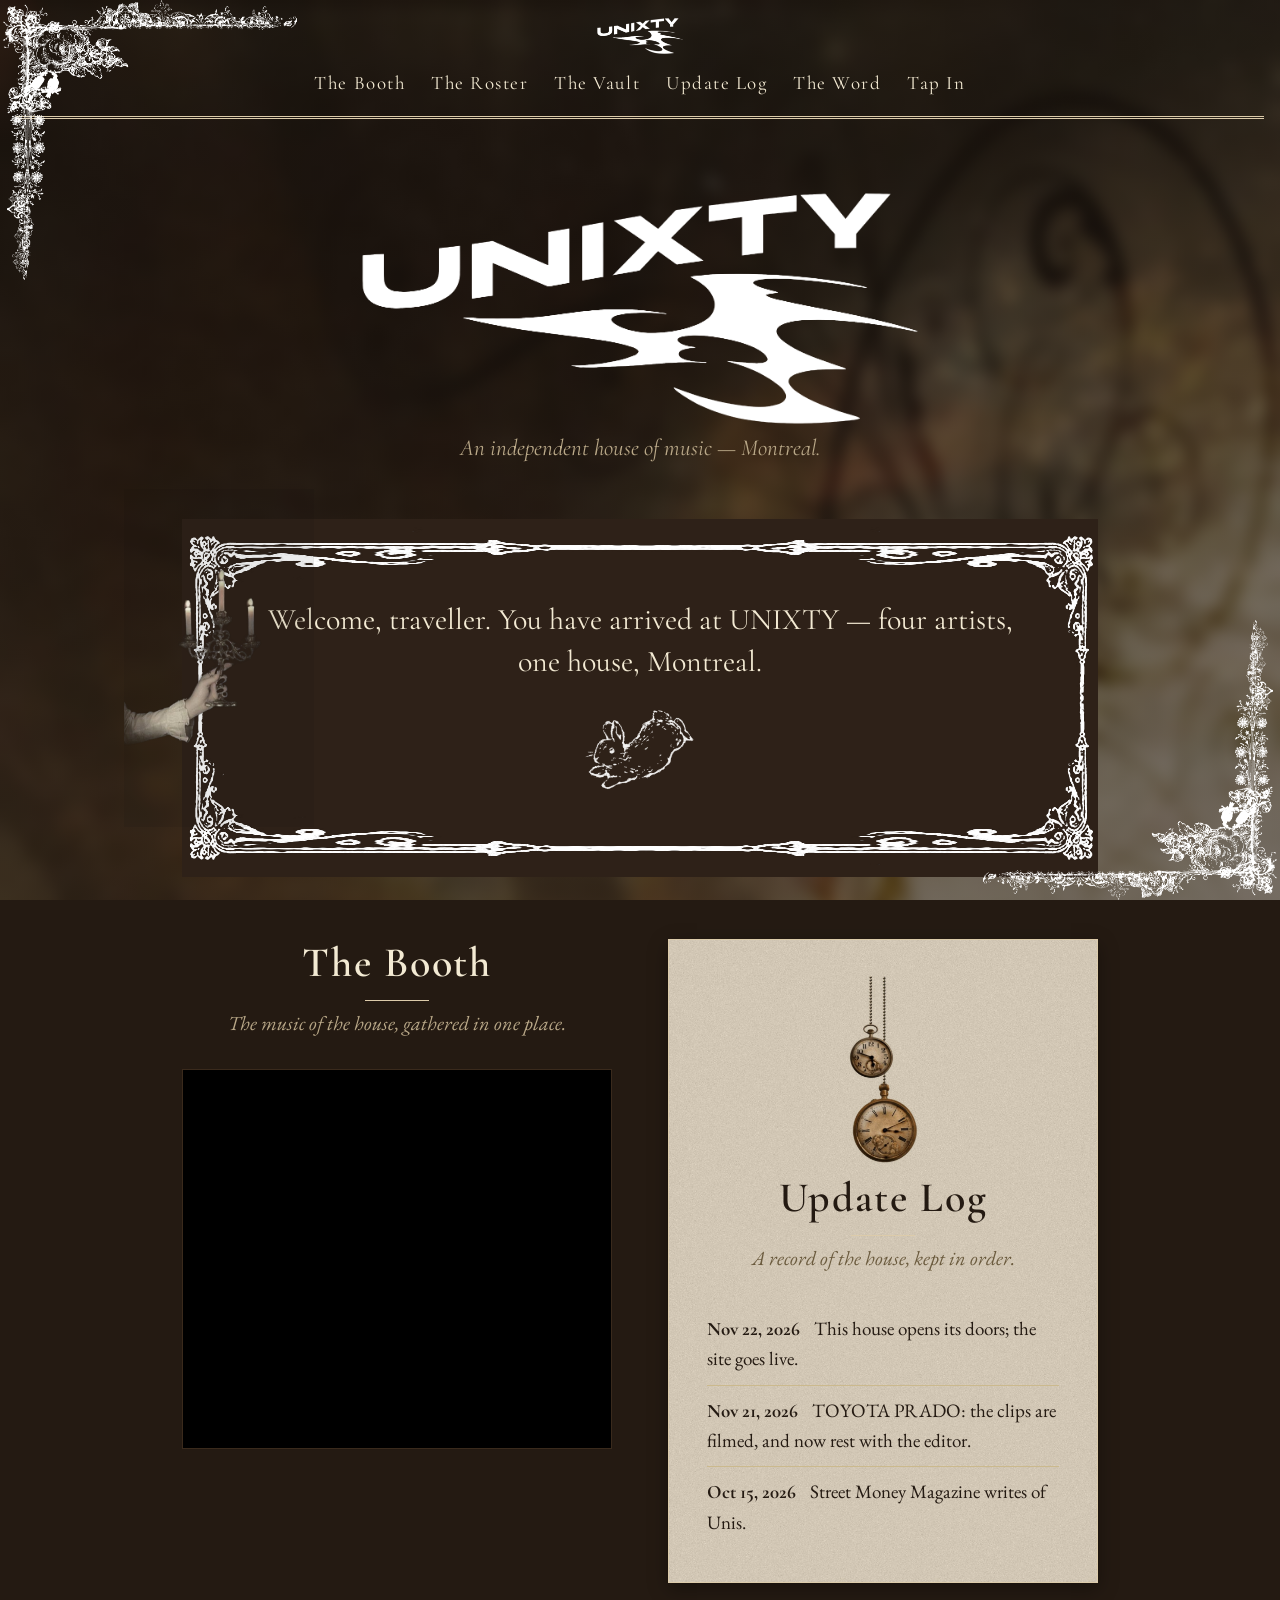
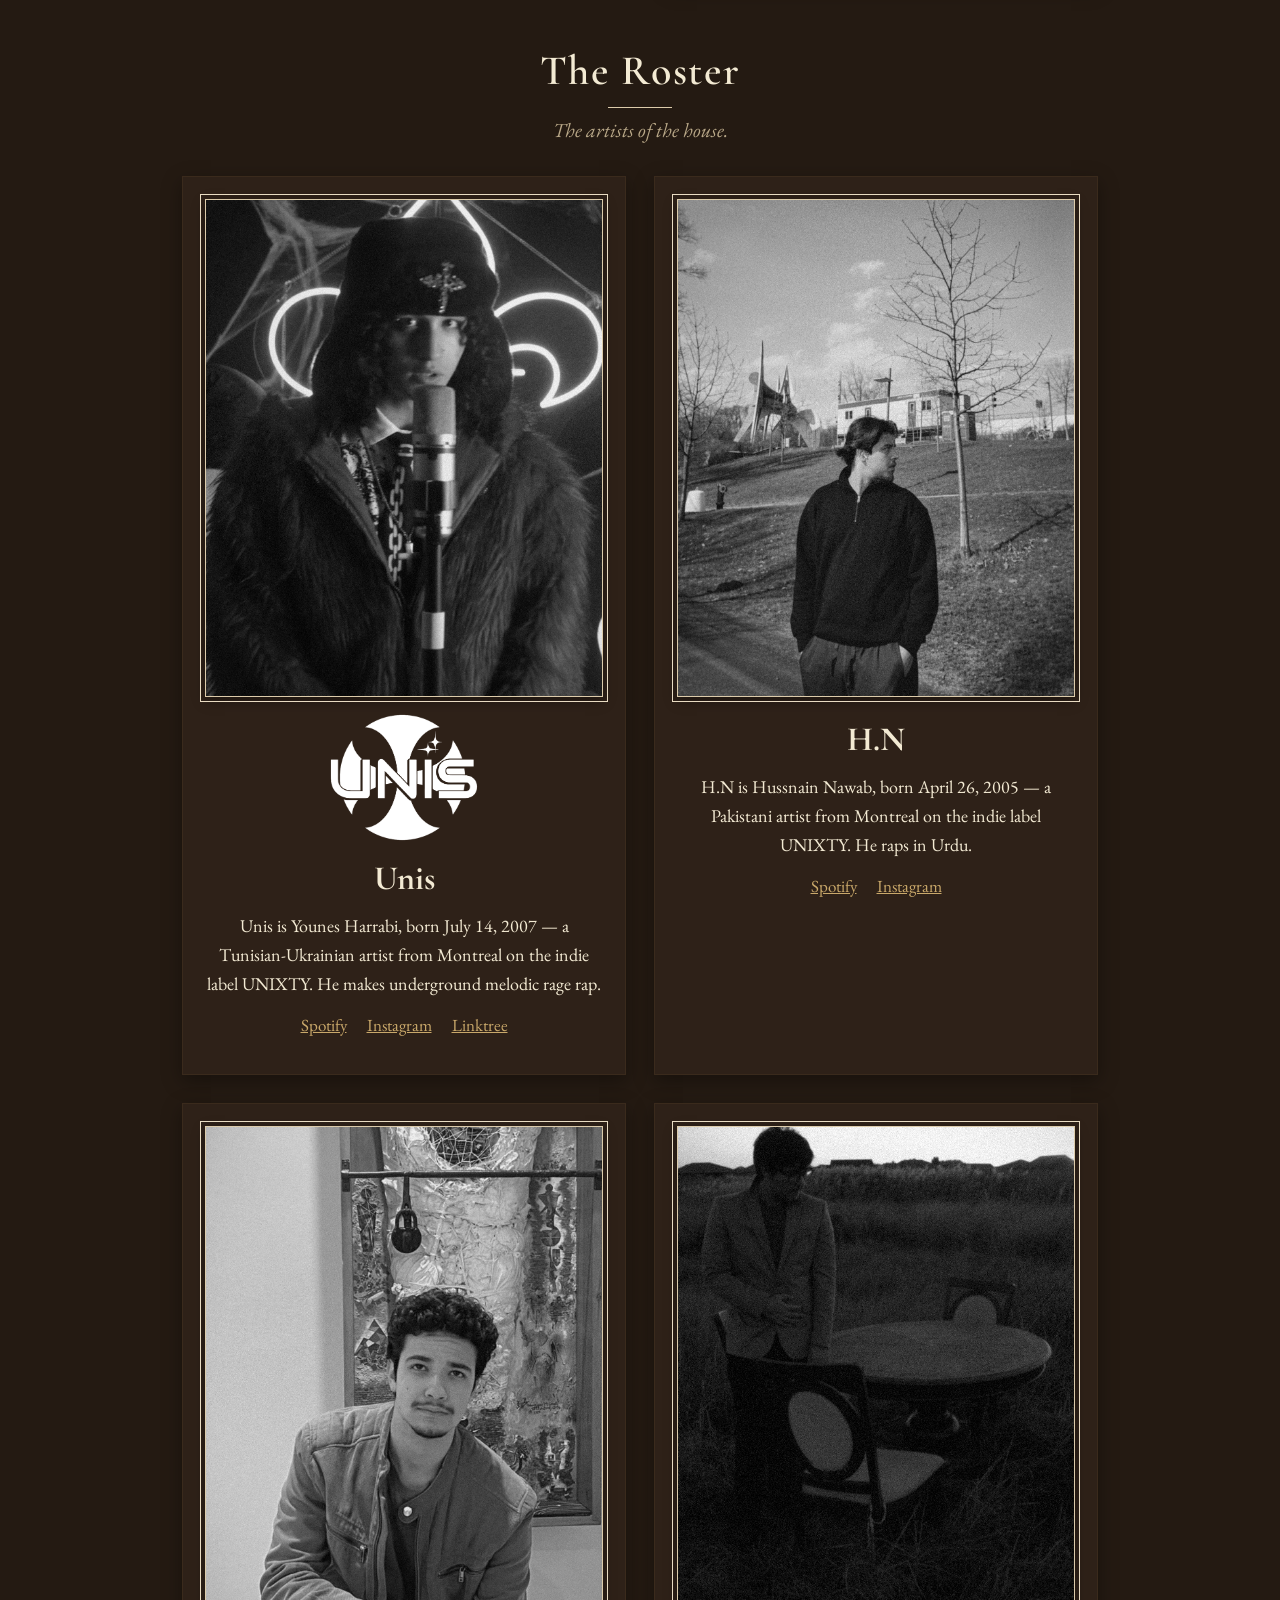
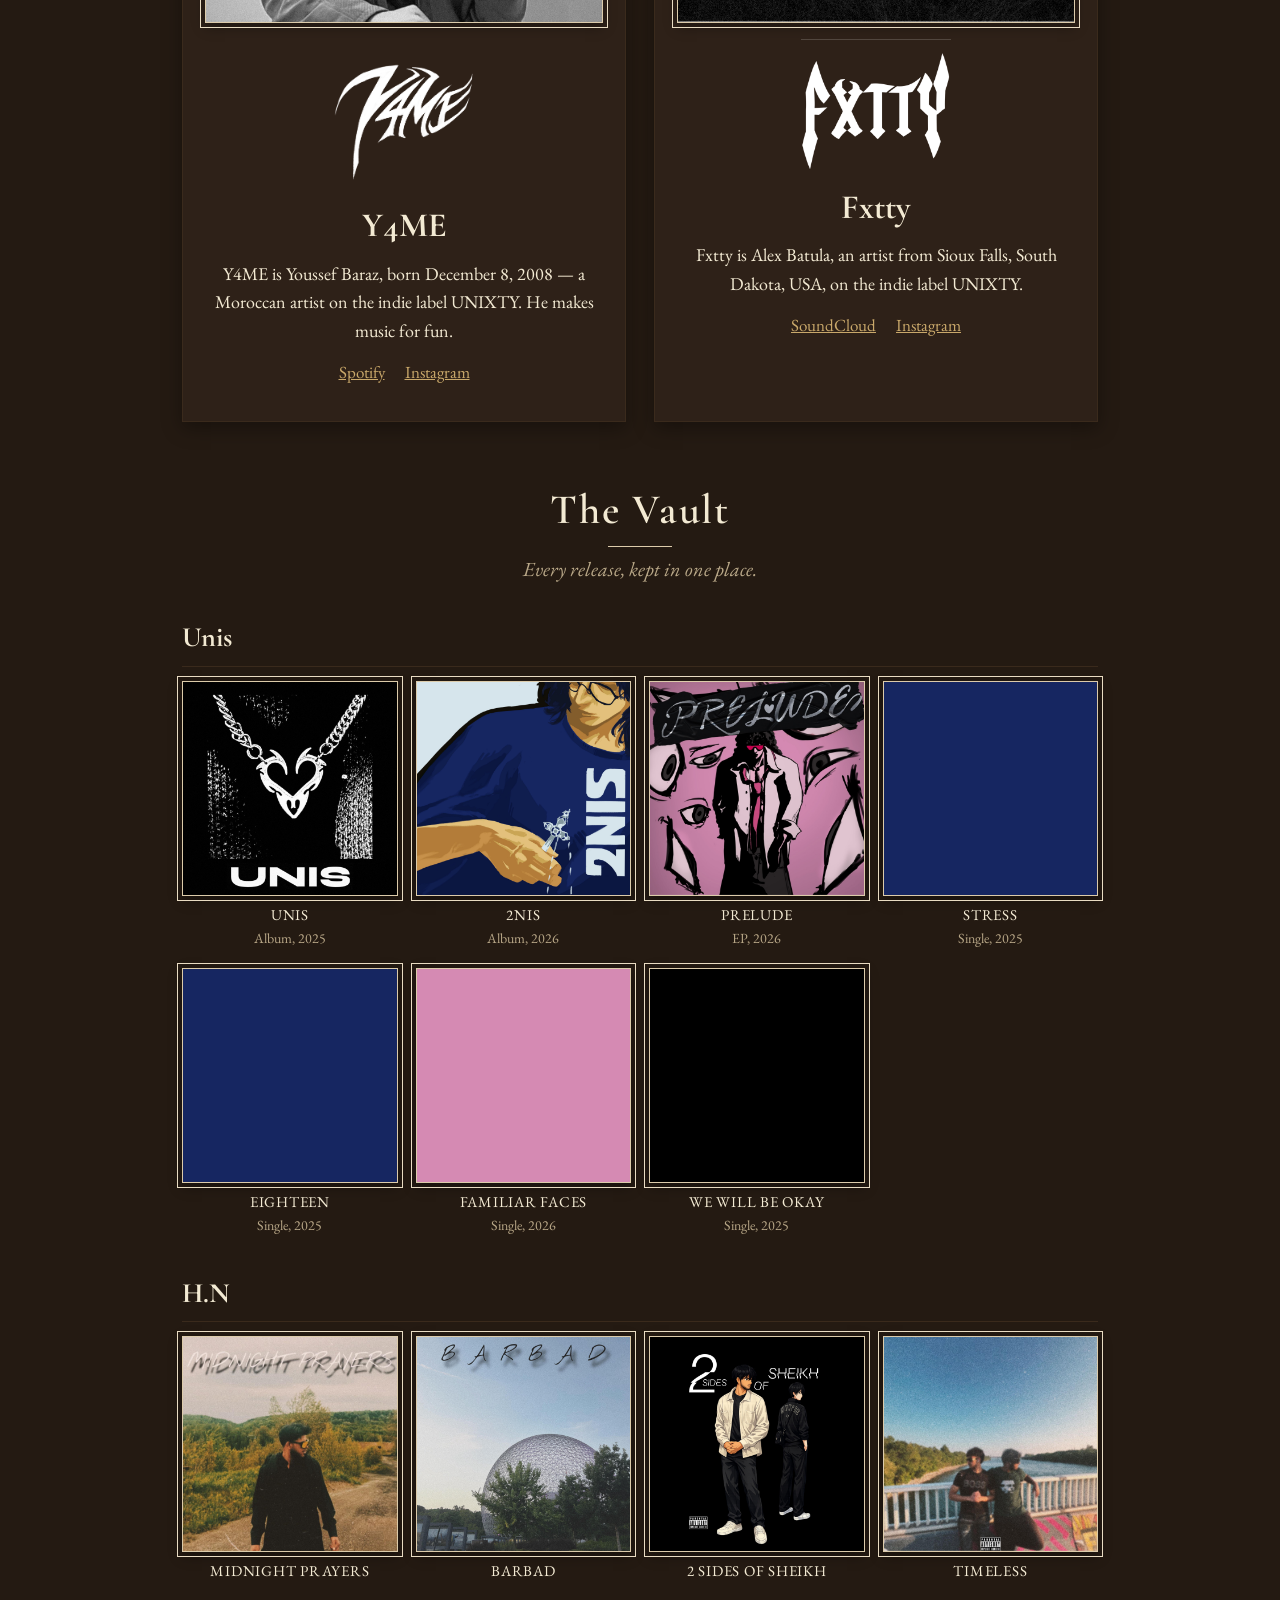
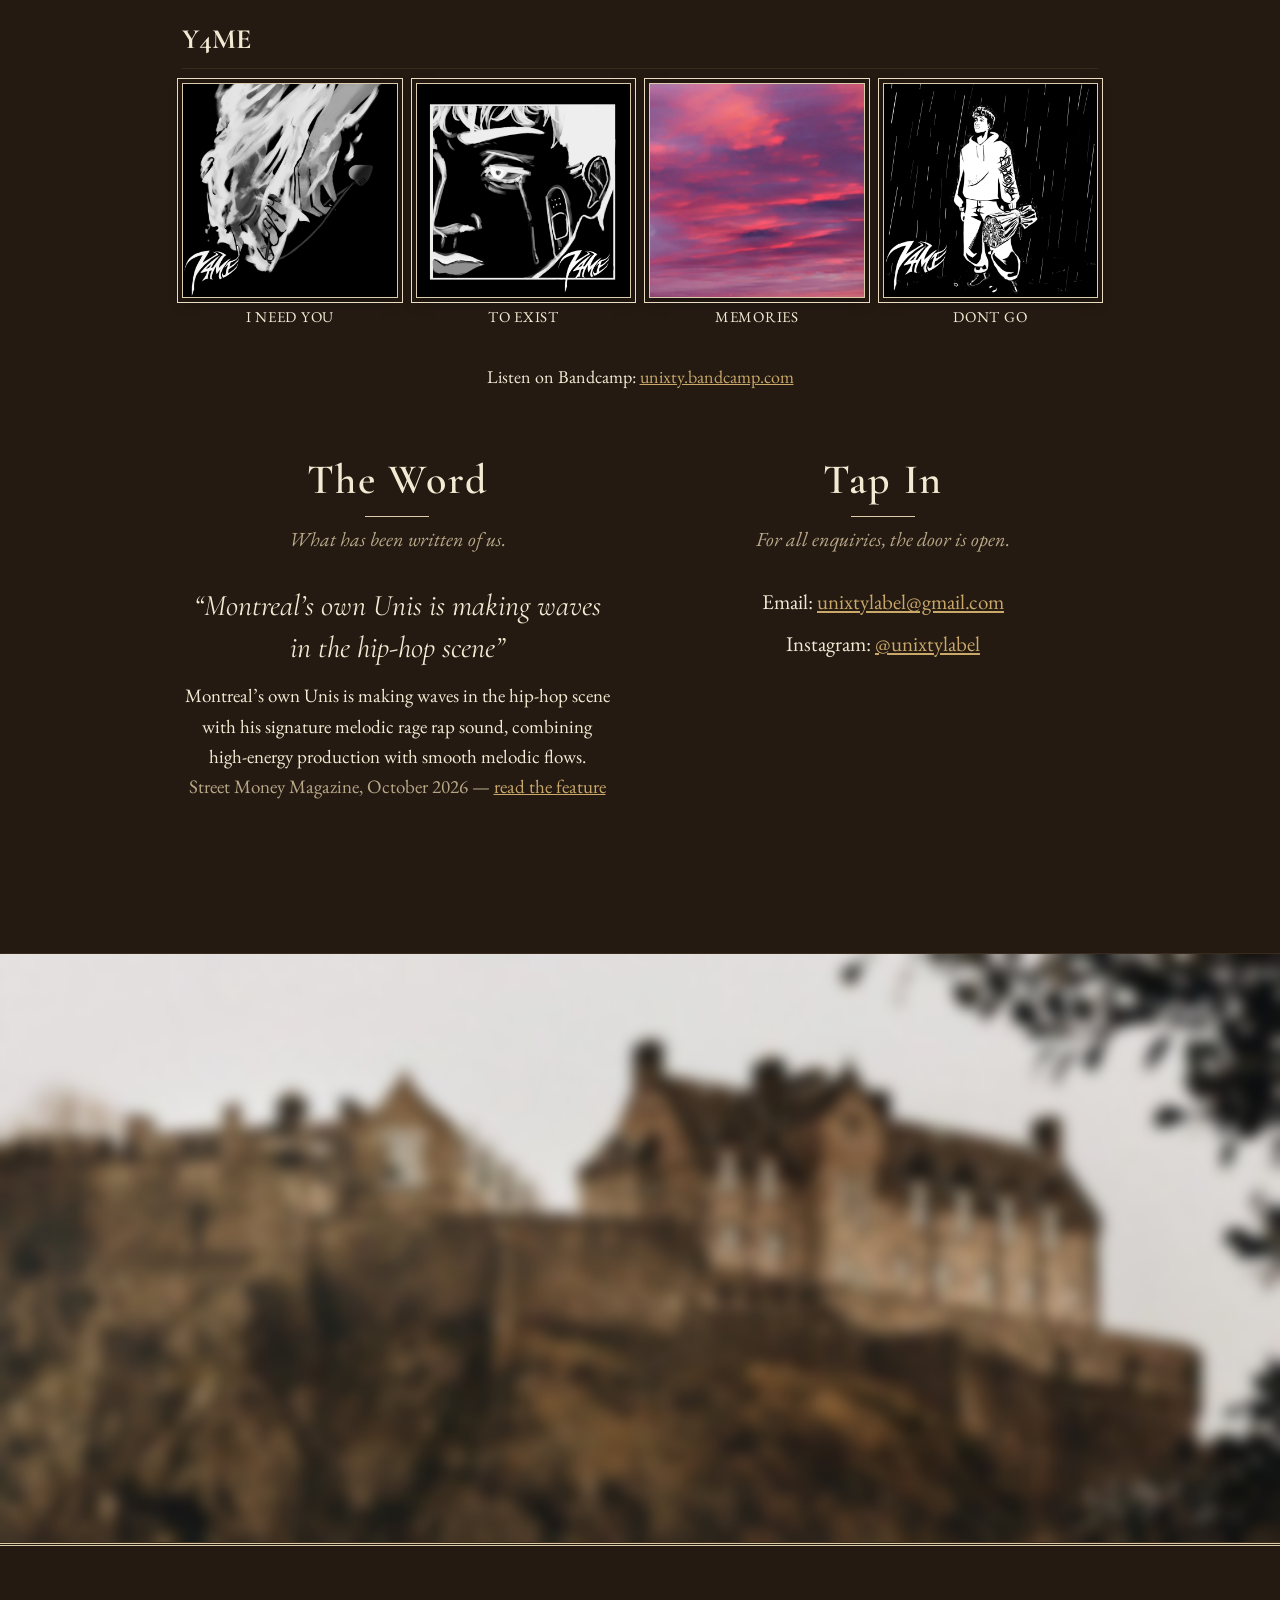
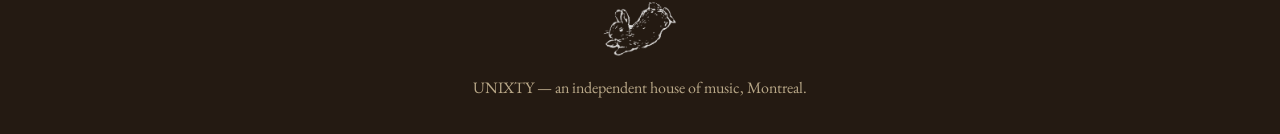
<file: index.html>
<!DOCTYPE html>
<html lang="en">
<head>
<meta charset="utf-8">
<meta name="viewport" content="width=device-width, initial-scale=1">
<title>UNIXTY — An independent house of music, Montreal</title>
<meta name="description" content="UNIXTY is an independent label from Montreal. Four artists, one house: Unis, H.N, Y4ME, Fxtty.">
<link rel="icon" href="assets/logos/unixty-favicon.png">
<link rel="preconnect" href="https://fonts.googleapis.com">
<link rel="preconnect" href="https://fonts.gstatic.com" crossorigin>
<link href="https://fonts.googleapis.com/css2?family=Cormorant+Garamond:ital,wght@0,500;0,600;0,700;1,500;1,600&family=EB+Garamond:ital,wght@0,400;0,500;1,400&display=swap" rel="stylesheet">
<link rel="stylesheet" href="style.css">
</head>
<body class="home">

<header class="site">
  <div class="mark"><a href="index.html"><img src="assets/logos/unixty-logo-white.png" alt="UNIXTY"></a></div>
  <nav class="rooms">
    <a href="#booth">The Booth</a>
    <a href="#roster">The Roster</a>
    <a href="#vault">The Vault</a>
    <a href="#log">Update Log</a>
    <a href="#word">The Word</a>
    <a href="#tap-in">Tap In</a>
  </nav>
</header>

<main class="page">

  <div class="hero">
    <h1><img src="assets/logos/unixty-logo-white.png" alt="UNIXTY"></h1>
    <p class="sub">An independent house of music &mdash; Montreal.</p>
  </div>

  <div class="welcome-wrap">
    <img class="candelabra" src="assets/decorations/candelabra-transparent.png" alt="A hand holding a candelabra with three lit candles">
    <div class="framed">
      <p class="welcome">Welcome, traveller. You have arrived at UNIXTY &mdash; four artists, one house, Montreal.</p>
      <img class="bunny" src="assets/decorations/bunny-white-transparent.png" alt="A small bunny, drawn in ink">
    </div>
  </div>

  <div class="pair">
    <section class="room" id="booth">
      <h2>The Booth</h2>
      <p class="lede">The music of the house, gathered in one place.</p>
      <div class="player">
        <iframe src="https://open.spotify.com/embed/playlist/65sbeWsUKOu3QemLGvdVly" allow="autoplay; clipboard-write; encrypted-media; fullscreen; picture-in-picture" loading="lazy" title="UNIXTY playlist on Spotify"></iframe>
      </div>
    </section>

    <section class="room" id="log">
      <div class="log">
        <img class="watches cutout" src="assets/decorations/watches.png" alt="Two antique pocket watches on chains">
        <h2>Update Log</h2>
        <p class="lede">A record of the house, kept in order.</p>
        <ul>
          <li><time>Nov 22, 2026</time> This house opens its doors; the site goes live.</li>
          <li><time>Nov 21, 2026</time> TOYOTA PRADO: the clips are filmed, and now rest with the editor.</li>
          <li><time>Oct 15, 2026</time> Street Money Magazine writes of Unis.</li>
        </ul>
      </div>
    </section>
  </div>

  <section class="room" id="roster">
    <h2>The Roster</h2>
    <p class="lede">The artists of the house.</p>
    <div class="roster">
      <article class="artist">
        <img class="portrait" src="assets/photos/unis-press-photo.jpg" alt="Unis">
        <img class="logo" src="assets/logos/unis-logo-white.png" alt="Unis logo">
        <h3><a href="unis.html">Unis</a></h3>
        <p>Unis is Younes Harrabi, born July 14, 2007 &mdash; a Tunisian-Ukrainian artist from Montreal on the indie label UNIXTY. He makes underground melodic rage rap.</p>
        <p class="links"><a href="https://open.spotify.com/artist/3hgbff5F52O4cTuM07wbi6">Spotify</a> <a href="https://www.instagram.com/unisartist/">Instagram</a> <a href="https://linktr.ee/unisartist">Linktree</a></p>
      </article>
      <article class="artist">
        <img class="portrait" src="assets/photos/hn.jpg" alt="H.N">
        <h3><a href="hn.html">H.N</a></h3>
        <p>H.N is Hussnain Nawab, born April 26, 2005 &mdash; a Pakistani artist from Montreal on the indie label UNIXTY. He raps in Urdu.</p>
        <p class="links"><a href="https://open.spotify.com/artist/6EFAd7oNtxEuKPJIakJPf6">Spotify</a> <a href="https://www.instagram.com/sheikhhmusic/">Instagram</a></p>
      </article>
      <article class="artist">
        <img class="portrait" src="assets/photos/y4me.jpg" alt="Y4ME">
        <img class="logo" src="assets/logos/y4me-logo.png" alt="Y4ME logo">
        <h3><a href="y4me.html">Y4ME</a></h3>
        <p>Y4ME is Youssef Baraz, born December 8, 2008 &mdash; a Moroccan artist on the indie label UNIXTY. He makes music for fun.</p>
        <p class="links"><a href="https://open.spotify.com/artist/3JP6TSZBQyhJ1xcxQVRTx4">Spotify</a> <a href="https://www.instagram.com/y4me_artist">Instagram</a></p>
      </article>
      <article class="artist">
        <img class="portrait" src="assets/photos/fxtty.jpg" alt="Fxtty">
        <img class="logo" src="assets/logos/fxtty-logo-white.png" alt="Fxtty logo">
        <h3><a href="fxtty.html">Fxtty</a></h3>
        <p>Fxtty is Alex Batula, an artist from Sioux Falls, South Dakota, USA, on the indie label UNIXTY.</p>
        <p class="links"><a href="https://on.soundcloud.com/j8n50iTV36IoXor94J">SoundCloud</a> <a href="https://www.instagram.com/fxtty420/">Instagram</a></p>
      </article>
    </div>
  </section>

  <section class="room" id="vault">
    <h2>The Vault</h2>
    <p class="lede">Every release, kept in one place.</p>

    <div class="vault-group">
      <h3>Unis</h3>
      <div class="covers">
        <div class="cover"><a href="https://open.spotify.com/album/4CfyN8FAycnT4Z5JQDt2AR"><img src="assets/covers/unis-album-hq.jpg" alt="UNIS cover"><span>UNIS</span><small>Album, 2025</small></a></div>
        <div class="cover"><a href="https://open.spotify.com/album/29QwmJ56G2AqUT36XbOG4C"><img src="assets/covers/2nis-hq.jpg" alt="2NIS cover"><span>2NIS</span><small>Album, 2026</small></a></div>
        <div class="cover"><a href="https://open.spotify.com/album/4Hl5anItqoV1lUzA7vekc9"><img src="assets/covers/prelude-cover.jpg" alt="PRELUDE cover"><span>PRELUDE</span><small>EP, 2026</small></a></div>
        <div class="cover"><a href="https://open.spotify.com/album/08f94I2W9FnjO4mppcM9MQ"><img src="assets/covers/stress-hq.jpg" alt="STRESS cover"><span>STRESS</span><small>Single, 2025</small></a></div>
        <div class="cover"><a href="https://open.spotify.com/album/2dE8dinWeZvFkVaqWBIt9I"><img src="assets/covers/eighteen-hq.jpg" alt="EIGHTEEN cover"><span>EIGHTEEN</span><small>Single, 2025</small></a></div>
        <div class="cover"><a href="https://open.spotify.com/album/1PKIL5vNGkauy00nEtcBNp"><img src="assets/covers/familiar-faces-cover.jpg" alt="FAMILIAR FACES cover"><span>FAMILIAR FACES</span><small>Single, 2026</small></a></div>
        <div class="cover"><a href="https://open.spotify.com/album/3eUycWwdu0ujX4ayLgNAEW"><img src="assets/covers/we-will-be-okay-hq.jpg" alt="WE WILL BE OKAY cover"><span>WE WILL BE OKAY</span><small>Single, 2025</small></a></div>
      </div>
    </div>

    <div class="vault-group">
      <h3>H.N</h3>
      <div class="covers">
        <div class="cover"><a href="https://open.spotify.com/album/16kEdd1OT4TymcSSr27jS3"><img src="assets/covers/midnight-prayers-hq.jpg" alt="MIDNIGHT PRAYERS cover"><span>MIDNIGHT PRAYERS</span></a></div>
        <div class="cover"><a href="https://open.spotify.com/album/6z1rP2h3Tz6cLv8jl27C1b"><img src="assets/covers/barbad-hq.jpg" alt="BARBAD cover"><span>BARBAD</span></a></div>
        <div class="cover"><a href="https://open.spotify.com/album/0l7XvdDuUEaeI5U6TweTgI"><img src="assets/covers/2-sides-of-sheikh-hq.jpg" alt="2 SIDES OF SHEIKH cover"><span>2 SIDES OF SHEIKH</span></a></div>
        <div class="cover"><a href="https://open.spotify.com/album/5R32ra0pBQGJaWATJVoeBN"><img src="assets/covers/timeless-hq.jpg" alt="TIMELESS cover"><span>TIMELESS</span></a></div>
      </div>
    </div>

    <div class="vault-group">
      <h3>Y4ME</h3>
      <div class="covers">
        <div class="cover"><a href="https://open.spotify.com/album/024K0W0PY0YFeOnYOJMftF"><img src="assets/covers/i-need-you-hq.jpg" alt="I NEED YOU cover"><span>I NEED YOU</span></a></div>
        <div class="cover"><a href="https://open.spotify.com/album/7H2sUIrKDgYx7C7HRoD3OZ"><img src="assets/covers/to-exist-hq.jpg" alt="TO EXIST cover"><span>TO EXIST</span></a></div>
        <div class="cover"><a href="https://open.spotify.com/album/5cjd7p1ETCeFuTYw7R40ms"><img src="assets/covers/memories-hq.jpg" alt="MEMORIES cover"><span>MEMORIES</span></a></div>
        <div class="cover"><a href="https://open.spotify.com/album/1xYM1jpLauHAvXQYwj6AVL"><img src="assets/covers/dont-go-hq.jpg" alt="DONT GO cover"><span>DONT GO</span></a></div>
      </div>
    </div>

    <p class="bandcamp">Listen on Bandcamp: <a href="https://unixty.bandcamp.com">unixty.bandcamp.com</a></p>
  </section>

  <div class="pair">
    <section class="room press" id="word">
      <h2>The Word</h2>
      <p class="lede">What has been written of us.</p>
      <blockquote>&ldquo;Montreal&rsquo;s own Unis is making waves in the hip-hop scene&rdquo;</blockquote>
      <p>Montreal&rsquo;s own Unis is making waves in the hip-hop scene with his signature melodic rage rap sound, combining high-energy production with smooth melodic flows.</p>
      <p><cite>Street Money Magazine, October 2026 &mdash; <a href="https://streetmoneymagazine.com/montreals-own-unis-is-making-waves-in-the-hip-hop-scene/">read the feature</a></cite></p>
    </section>

    <section class="room contact" id="tap-in">
      <h2>Tap In</h2>
      <p class="lede">For all enquiries, the door is open.</p>
      <p>Email: <a href="mailto:unixtylabel@gmail.com">unixtylabel@gmail.com</a></p>
      <p>Instagram: <a href="https://www.instagram.com/unixtylabel">@unixtylabel</a></p>
    </section>
  </div>

</main>

<div class="vista">
  <img src="assets/decorations/vista-castle.png" alt="An old stone castle on a rocky hill">
</div>

<footer class="site">
  <img class="bunny" src="assets/decorations/bunny-white-transparent.png" alt="A small bunny, drawn in ink">
  <p>UNIXTY &mdash; an independent house of music, Montreal.</p>
</footer>

</body>
</html>
</file>
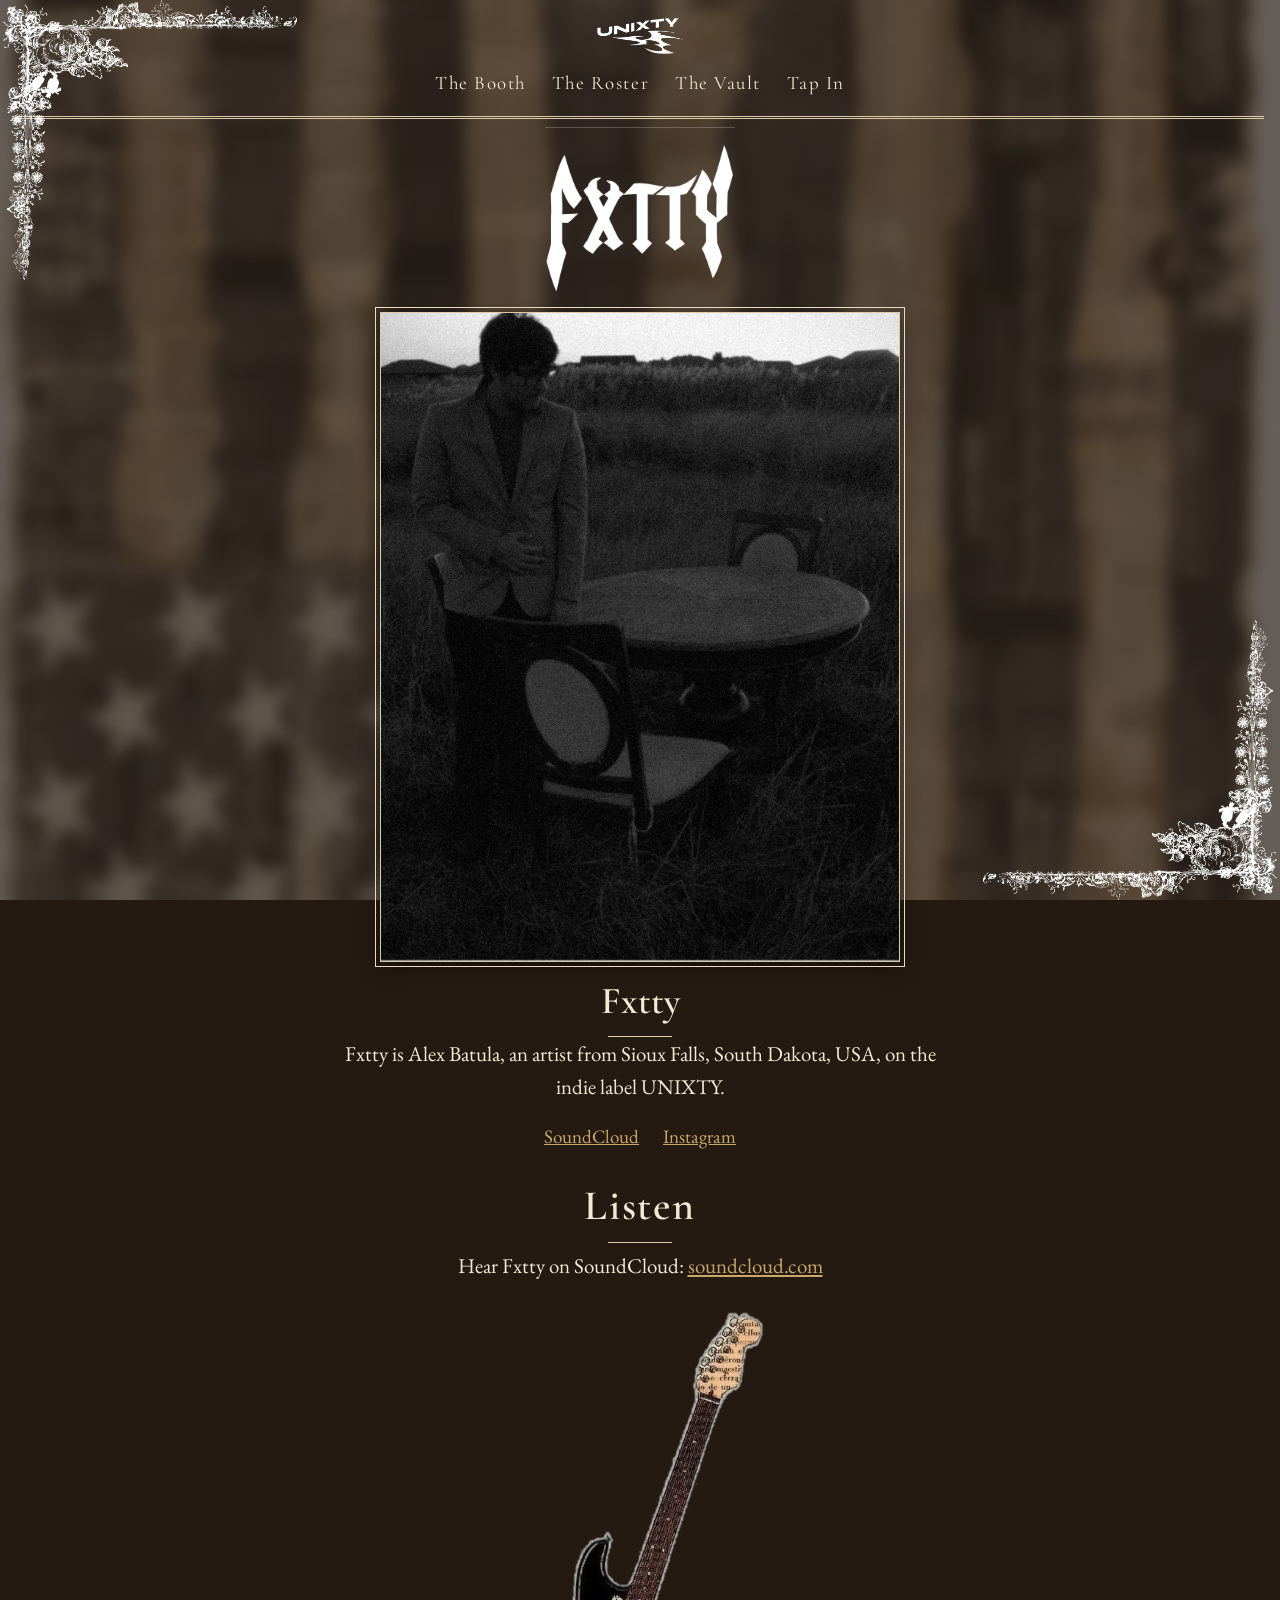
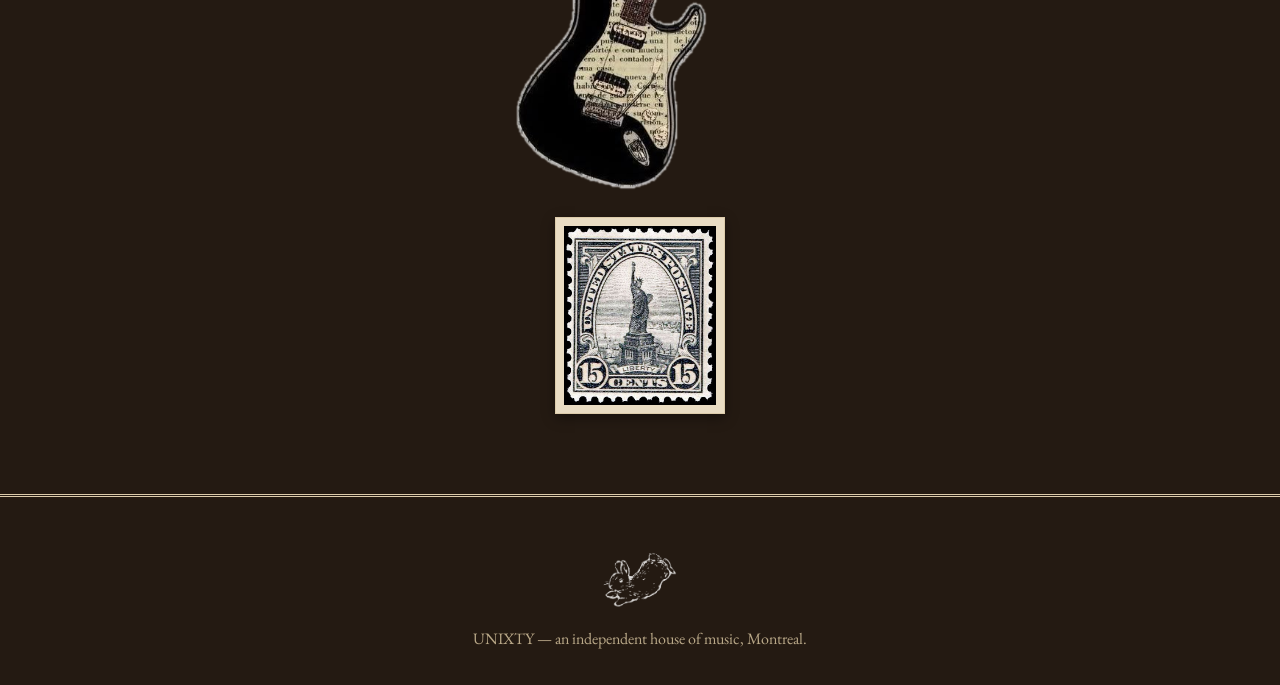
<file: fxtty.html>
<!DOCTYPE html>
<html lang="en">
<head>
<meta charset="utf-8">
<meta name="viewport" content="width=device-width, initial-scale=1">
<title>Fxtty — UNIXTY</title>
<meta name="description" content="Fxtty is Alex Batula, an artist from Sioux Falls, South Dakota, USA, on the indie label UNIXTY.">
<link rel="icon" href="assets/logos/fxtty-logo.png">
<link rel="preconnect" href="https://fonts.googleapis.com">
<link rel="preconnect" href="https://fonts.gstatic.com" crossorigin>
<link href="https://fonts.googleapis.com/css2?family=Cormorant+Garamond:ital,wght@0,500;0,600;0,700;1,500;1,600&family=EB+Garamond:ital,wght@0,400;0,500;1,400&display=swap" rel="stylesheet">
<link rel="stylesheet" href="style.css">
</head>
<body class="home-usa">
<header class="site">
  <div class="mark"><a href="index.html"><img src="assets/logos/unixty-logo-white.png" alt="UNIXTY"></a></div>
  <nav class="rooms">
    <a href="index.html#booth">The Booth</a>
    <a href="index.html#roster">The Roster</a>
    <a href="index.html#vault">The Vault</a>
    <a href="index.html#tap-in">Tap In</a>
  </nav>
</header>
<main class="page artist-page">
  <img class="logo" src="assets/logos/fxtty-logo-white.png" alt="Fxtty logo">
  <img class="portrait" src="assets/photos/fxtty.jpg" alt="Fxtty">
  <h1>Fxtty</h1>
  <p class="bio">Fxtty is Alex Batula, an artist from Sioux Falls, South Dakota, USA, on the indie label UNIXTY.</p>
  <p class="links"><a href="https://on.soundcloud.com/j8n50iTV36IoXor94J">SoundCloud</a> <a href="https://www.instagram.com/fxtty420/">Instagram</a></p>
  <h2>Listen</h2>
  <p class="bio">Hear Fxtty on SoundCloud: <a href="https://on.soundcloud.com/j8n50iTV36IoXor94J">soundcloud.com</a></p>
  <img class="sticker" src="assets/decorations/fxtty-sticker-transparent.png" alt="A black electric guitar with a newspaper-text pickguard">
  <img class="stamp" src="assets/stamps/usa.png" alt="A vintage United States postage stamp, 15 cents, Statue of Liberty">
</main>
<footer class="site">
  <img class="bunny" src="assets/decorations/bunny-white-transparent.png" alt="A small bunny, drawn in ink">
  <p>UNIXTY &mdash; an independent house of music, Montreal.</p>
</footer>
</body>
</html>
</file>
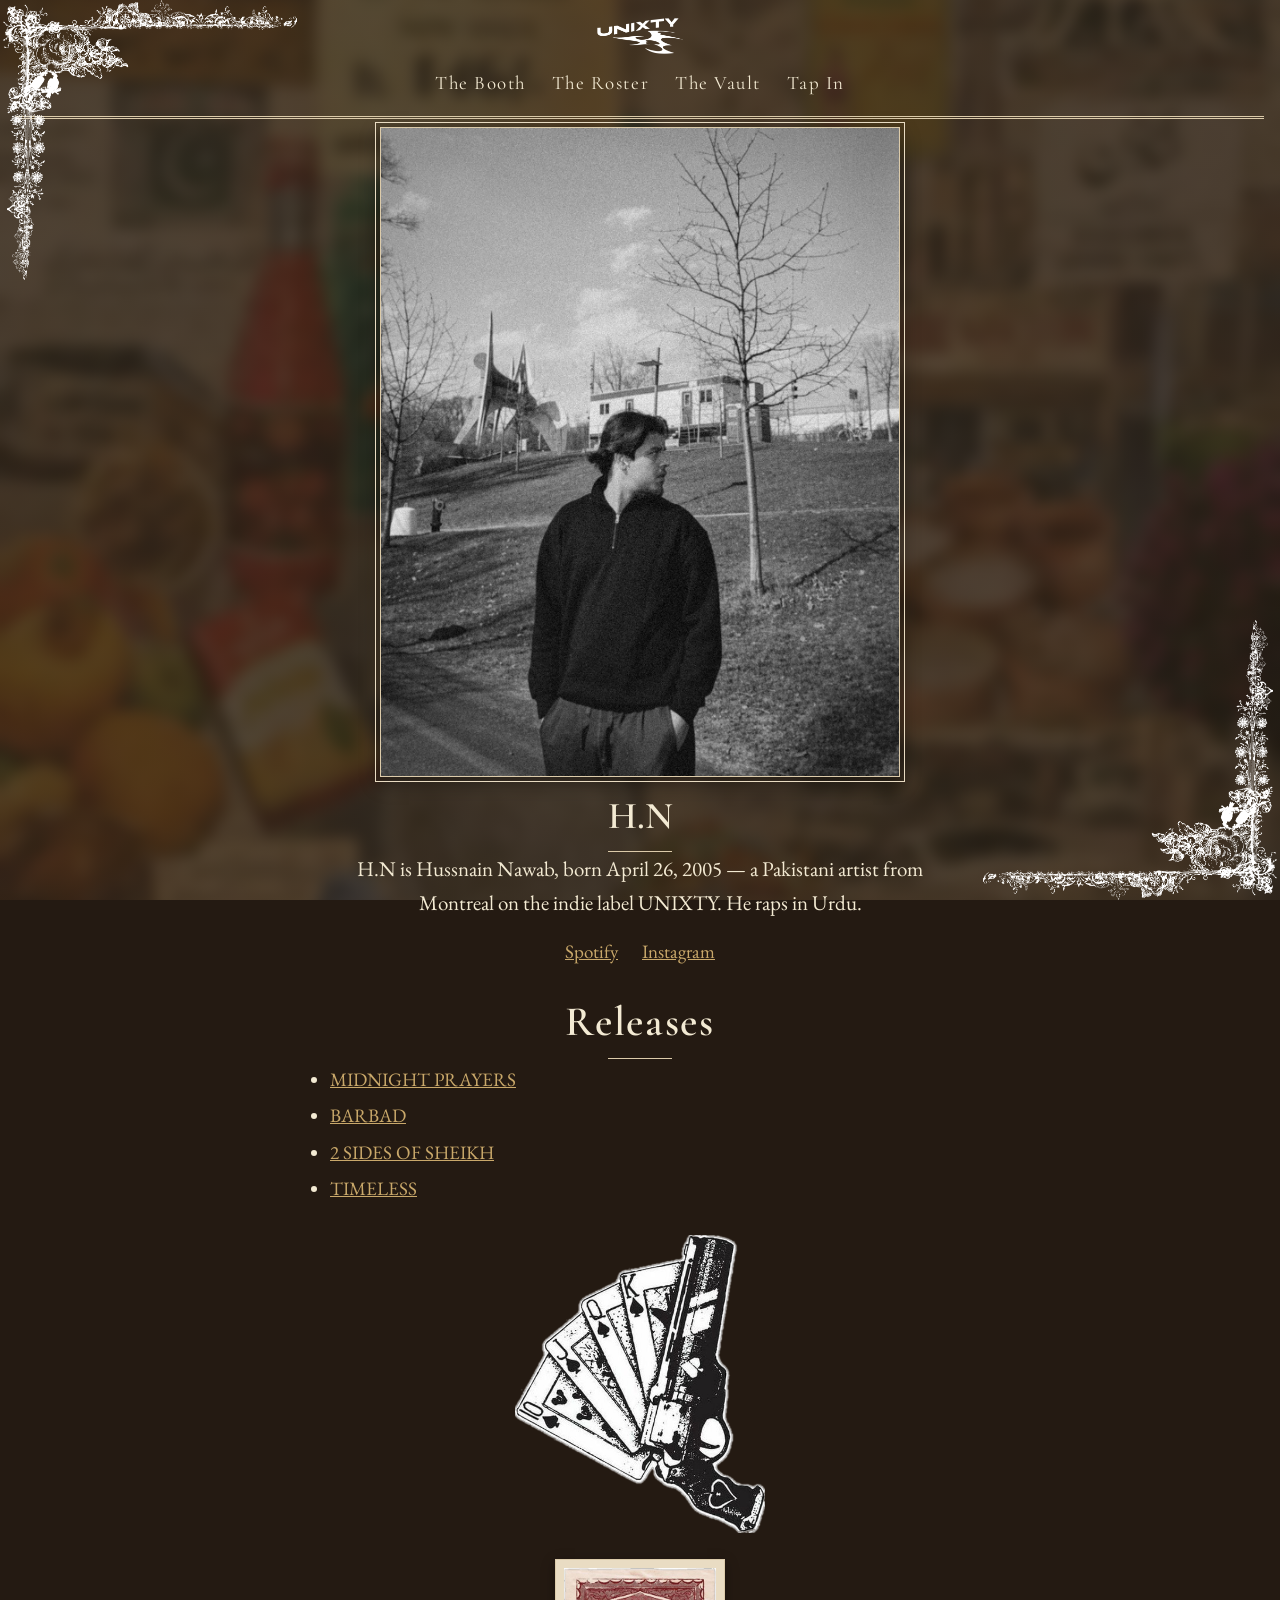
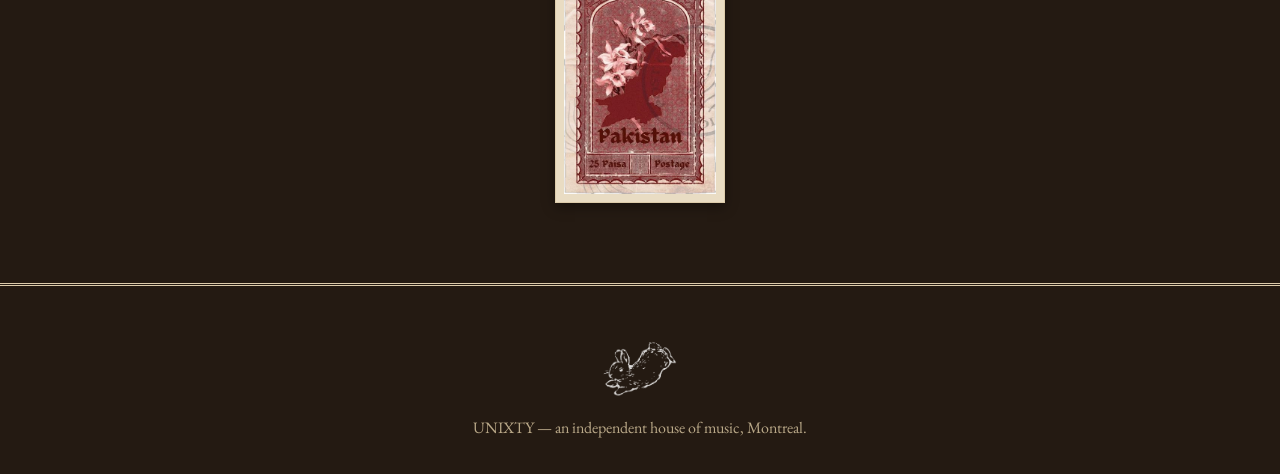
<file: hn.html>
<!DOCTYPE html>
<html lang="en">
<head>
<meta charset="utf-8">
<meta name="viewport" content="width=device-width, initial-scale=1">
<title>H.N — UNIXTY</title>
<meta name="description" content="H.N is Hussnain Nawab, born April 26, 2005 — a Pakistani artist from Montreal on the indie label UNIXTY. He raps in Urdu.">
<link rel="icon" href="assets/logos/unis-logo.jpg">
<link rel="preconnect" href="https://fonts.googleapis.com">
<link rel="preconnect" href="https://fonts.gstatic.com" crossorigin>
<link href="https://fonts.googleapis.com/css2?family=Cormorant+Garamond:ital,wght@0,500;0,600;0,700;1,500;1,600&family=EB+Garamond:ital,wght@0,400;0,500;1,400&display=swap" rel="stylesheet">
<link rel="stylesheet" href="style.css">
</head>
<body class="home-pakistan">
<header class="site">
  <div class="mark"><a href="index.html"><img src="assets/logos/unixty-logo-white.png" alt="UNIXTY"></a></div>
  <nav class="rooms">
    <a href="index.html#booth">The Booth</a>
    <a href="index.html#roster">The Roster</a>
    <a href="index.html#vault">The Vault</a>
    <a href="index.html#tap-in">Tap In</a>
  </nav>
</header>
<main class="page artist-page">
  <img class="portrait" src="assets/photos/hn.jpg" alt="H.N">
  <h1>H.N</h1>
  <p class="bio">H.N is Hussnain Nawab, born April 26, 2005 &mdash; a Pakistani artist from Montreal on the indie label UNIXTY. He raps in Urdu.</p>
  <p class="links"><a href="https://open.spotify.com/artist/6EFAd7oNtxEuKPJIakJPf6">Spotify</a> <a href="https://www.instagram.com/sheikhhmusic/">Instagram</a></p>
  <h2>Releases</h2>
  <ul class="releases">
    <li><a href="https://open.spotify.com/album/16kEdd1OT4TymcSSr27jS3">MIDNIGHT PRAYERS</a></li>
    <li><a href="https://open.spotify.com/album/6z1rP2h3Tz6cLv8jl27C1b">BARBAD</a></li>
    <li><a href="https://open.spotify.com/album/0l7XvdDuUEaeI5U6TweTgI">2 SIDES OF SHEIKH</a></li>
    <li><a href="https://open.spotify.com/album/5R32ra0pBQGJaWATJVoeBN">TIMELESS</a></li>
  </ul>
  <img class="sticker" src="assets/decorations/hn-sticker-transparent.png" alt="A hand holding a revolver with a fan of playing cards, drawn in black and white">
  <img class="stamp" src="assets/stamps/pakistan.png" alt="A vintage Pakistani postage stamp, 25 paisa">
</main>
<footer class="site">
  <img class="bunny" src="assets/decorations/bunny-white-transparent.png" alt="A small bunny, drawn in ink">
  <p>UNIXTY &mdash; an independent house of music, Montreal.</p>
</footer>
</body>
</html>
</file>
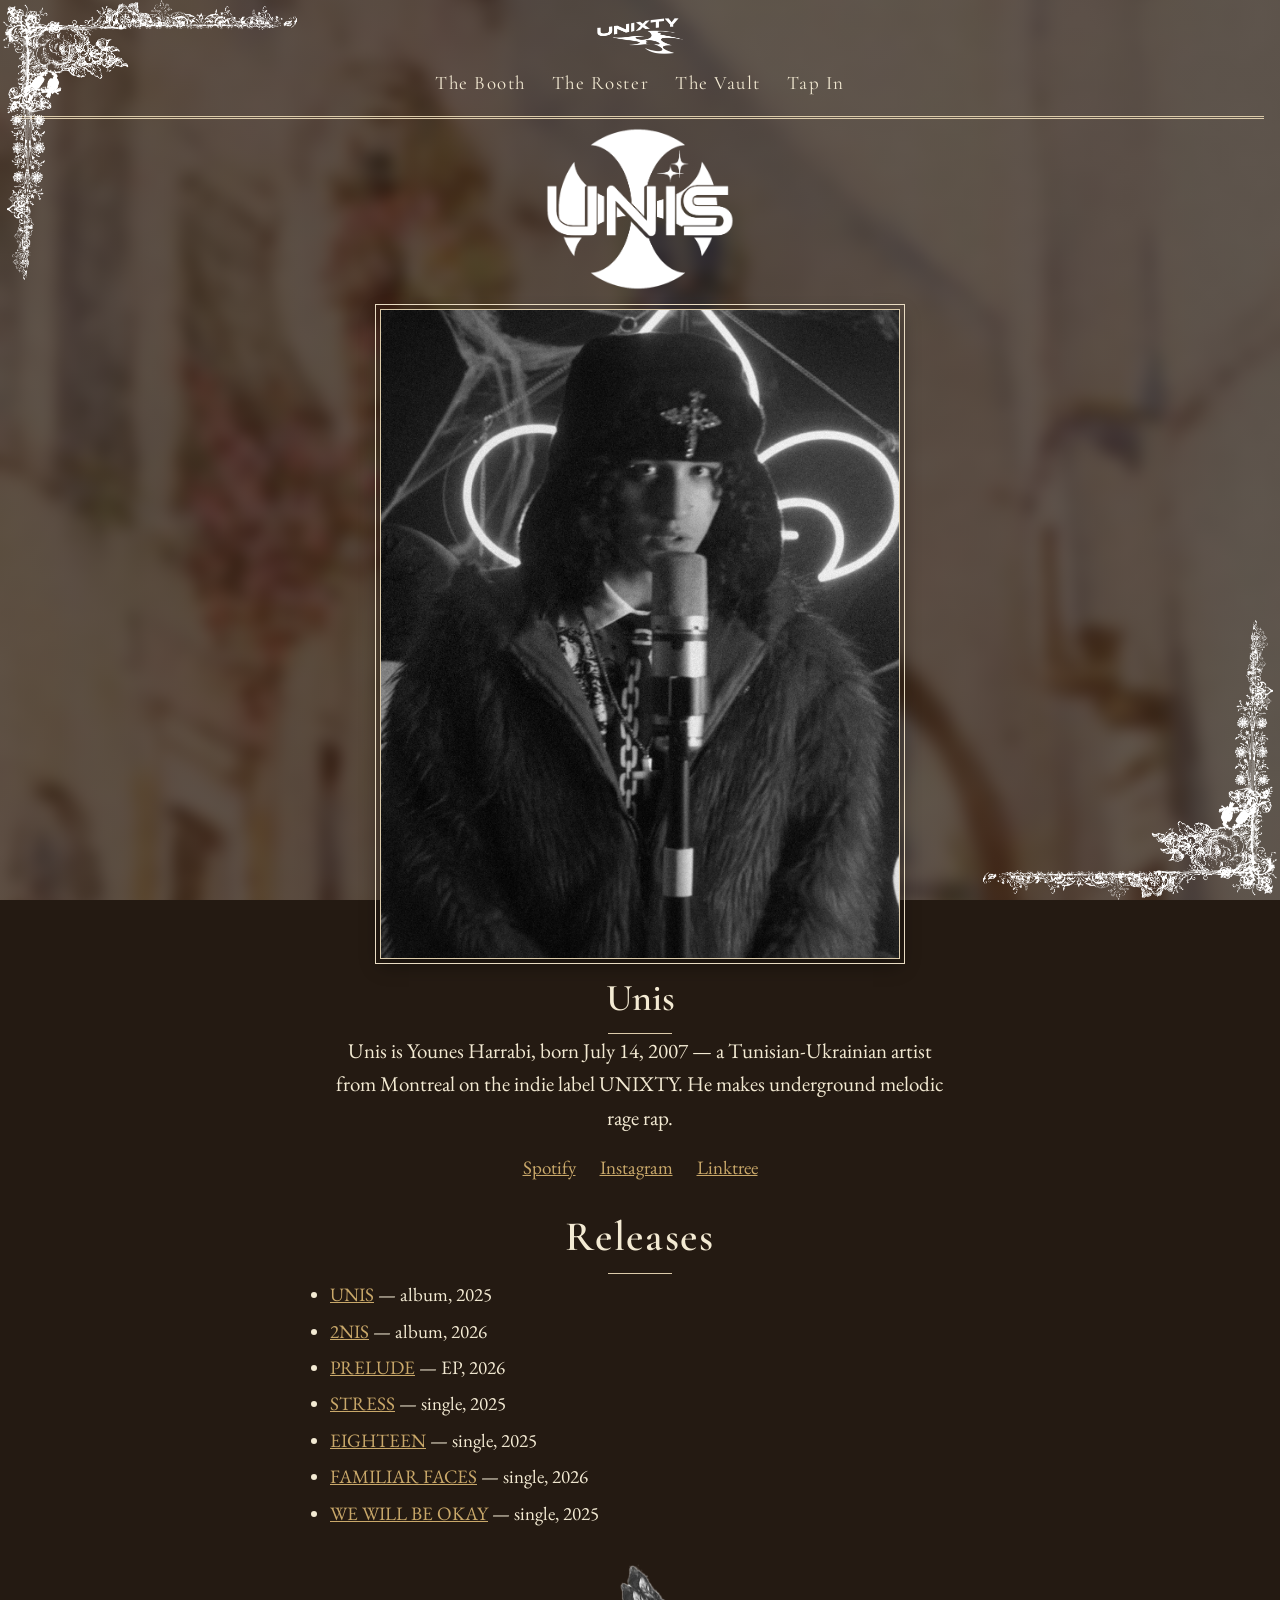
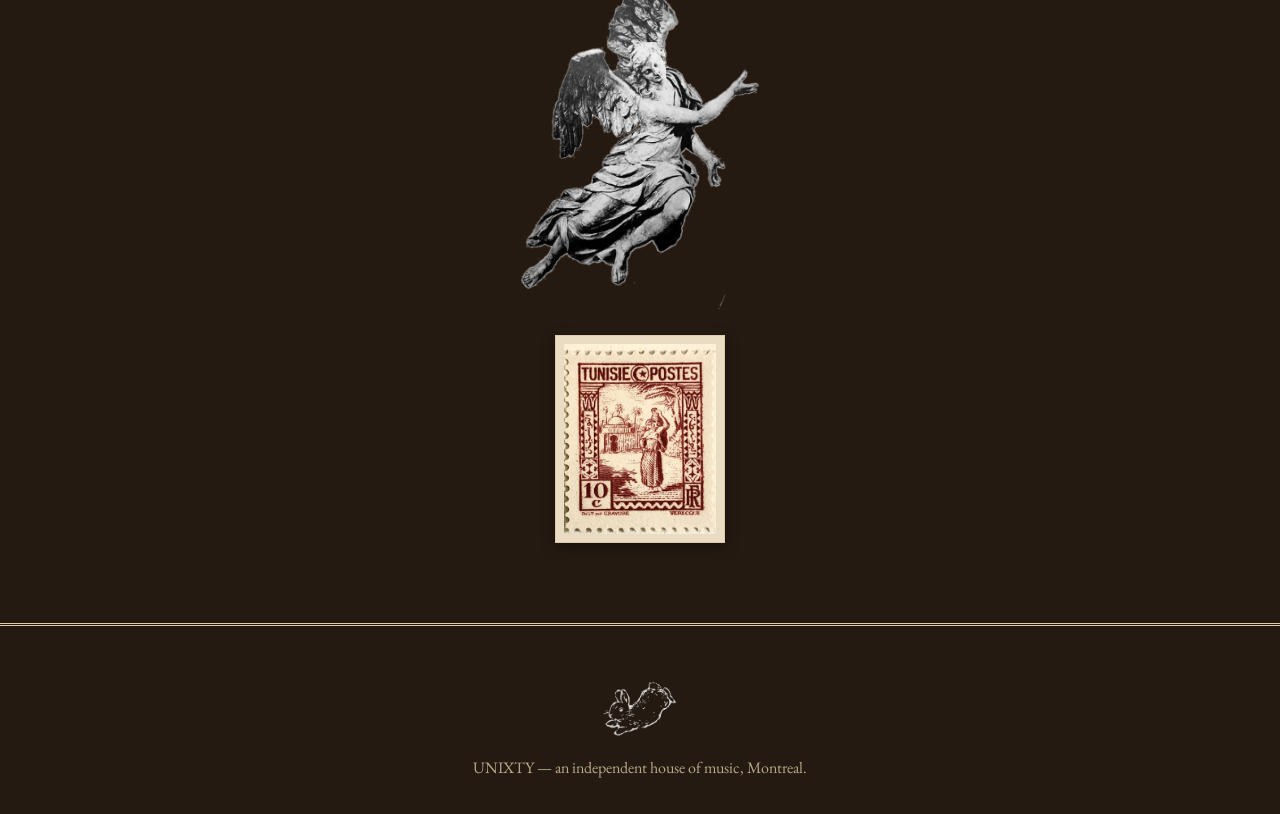
<file: unis.html>
<!DOCTYPE html>
<html lang="en">
<head>
<meta charset="utf-8">
<meta name="viewport" content="width=device-width, initial-scale=1">
<title>Unis — UNIXTY</title>
<meta name="description" content="Unis is Younes Harrabi, born July 14, 2007 — a Tunisian-Ukrainian artist from Montreal on the indie label UNIXTY.">
<link rel="icon" href="assets/logos/unis-logo.jpg">
<link rel="preconnect" href="https://fonts.googleapis.com">
<link rel="preconnect" href="https://fonts.gstatic.com" crossorigin>
<link href="https://fonts.googleapis.com/css2?family=Cormorant+Garamond:ital,wght@0,500;0,600;0,700;1,500;1,600&family=EB+Garamond:ital,wght@0,400;0,500;1,400&display=swap" rel="stylesheet">
<link rel="stylesheet" href="style.css">
</head>
<body class="home-tunisia">
<header class="site">
  <div class="mark"><a href="index.html"><img src="assets/logos/unixty-logo-white.png" alt="UNIXTY"></a></div>
  <nav class="rooms">
    <a href="index.html#booth">The Booth</a>
    <a href="index.html#roster">The Roster</a>
    <a href="index.html#vault">The Vault</a>
    <a href="index.html#tap-in">Tap In</a>
  </nav>
</header>
<main class="page artist-page">
  <img class="logo" src="assets/logos/unis-logo-white.png" alt="Unis logo">
  <img class="portrait" src="assets/photos/unis-press-photo.jpg" alt="Unis, in a red fur coat, holding a microphone">
  <h1>Unis</h1>
  <p class="bio">Unis is Younes Harrabi, born July 14, 2007 &mdash; a Tunisian-Ukrainian artist from Montreal on the indie label UNIXTY. He makes underground melodic rage rap.</p>
  <p class="links"><a href="https://open.spotify.com/artist/3hgbff5F52O4cTuM07wbi6">Spotify</a> <a href="https://www.instagram.com/unisartist/">Instagram</a> <a href="https://linktr.ee/unisartist">Linktree</a></p>
  <h2>Releases</h2>
  <ul class="releases">
    <li><a href="https://open.spotify.com/album/4CfyN8FAycnT4Z5JQDt2AR">UNIS</a> &mdash; album, 2025</li>
    <li><a href="https://open.spotify.com/album/29QwmJ56G2AqUT36XbOG4C">2NIS</a> &mdash; album, 2026</li>
    <li><a href="https://open.spotify.com/album/4Hl5anItqoV1lUzA7vekc9">PRELUDE</a> &mdash; EP, 2026</li>
    <li><a href="https://open.spotify.com/album/08f94I2W9FnjO4mppcM9MQ">STRESS</a> &mdash; single, 2025</li>
    <li><a href="https://open.spotify.com/album/2dE8dinWeZvFkVaqWBIt9I">EIGHTEEN</a> &mdash; single, 2025</li>
    <li><a href="https://open.spotify.com/album/1PKIL5vNGkauy00nEtcBNp">FAMILIAR FACES</a> &mdash; single, 2026</li>
    <li><a href="https://open.spotify.com/album/3eUycWwdu0ujX4ayLgNAEW">WE WILL BE OKAY</a> &mdash; single, 2025</li>
  </ul>
  <img class="sticker" src="assets/decorations/unis-sticker-transparent.png" alt="A winged angel, drawn in black and white">
  <img class="stamp" src="assets/stamps/tunisia.png" alt="A vintage Tunisian postage stamp, 10 centimes">
</main>
<footer class="site">
  <img class="bunny" src="assets/decorations/bunny-white-transparent.png" alt="A small bunny, drawn in ink">
  <p>UNIXTY &mdash; an independent house of music, Montreal.</p>
</footer>
</body>
</html>
</file>
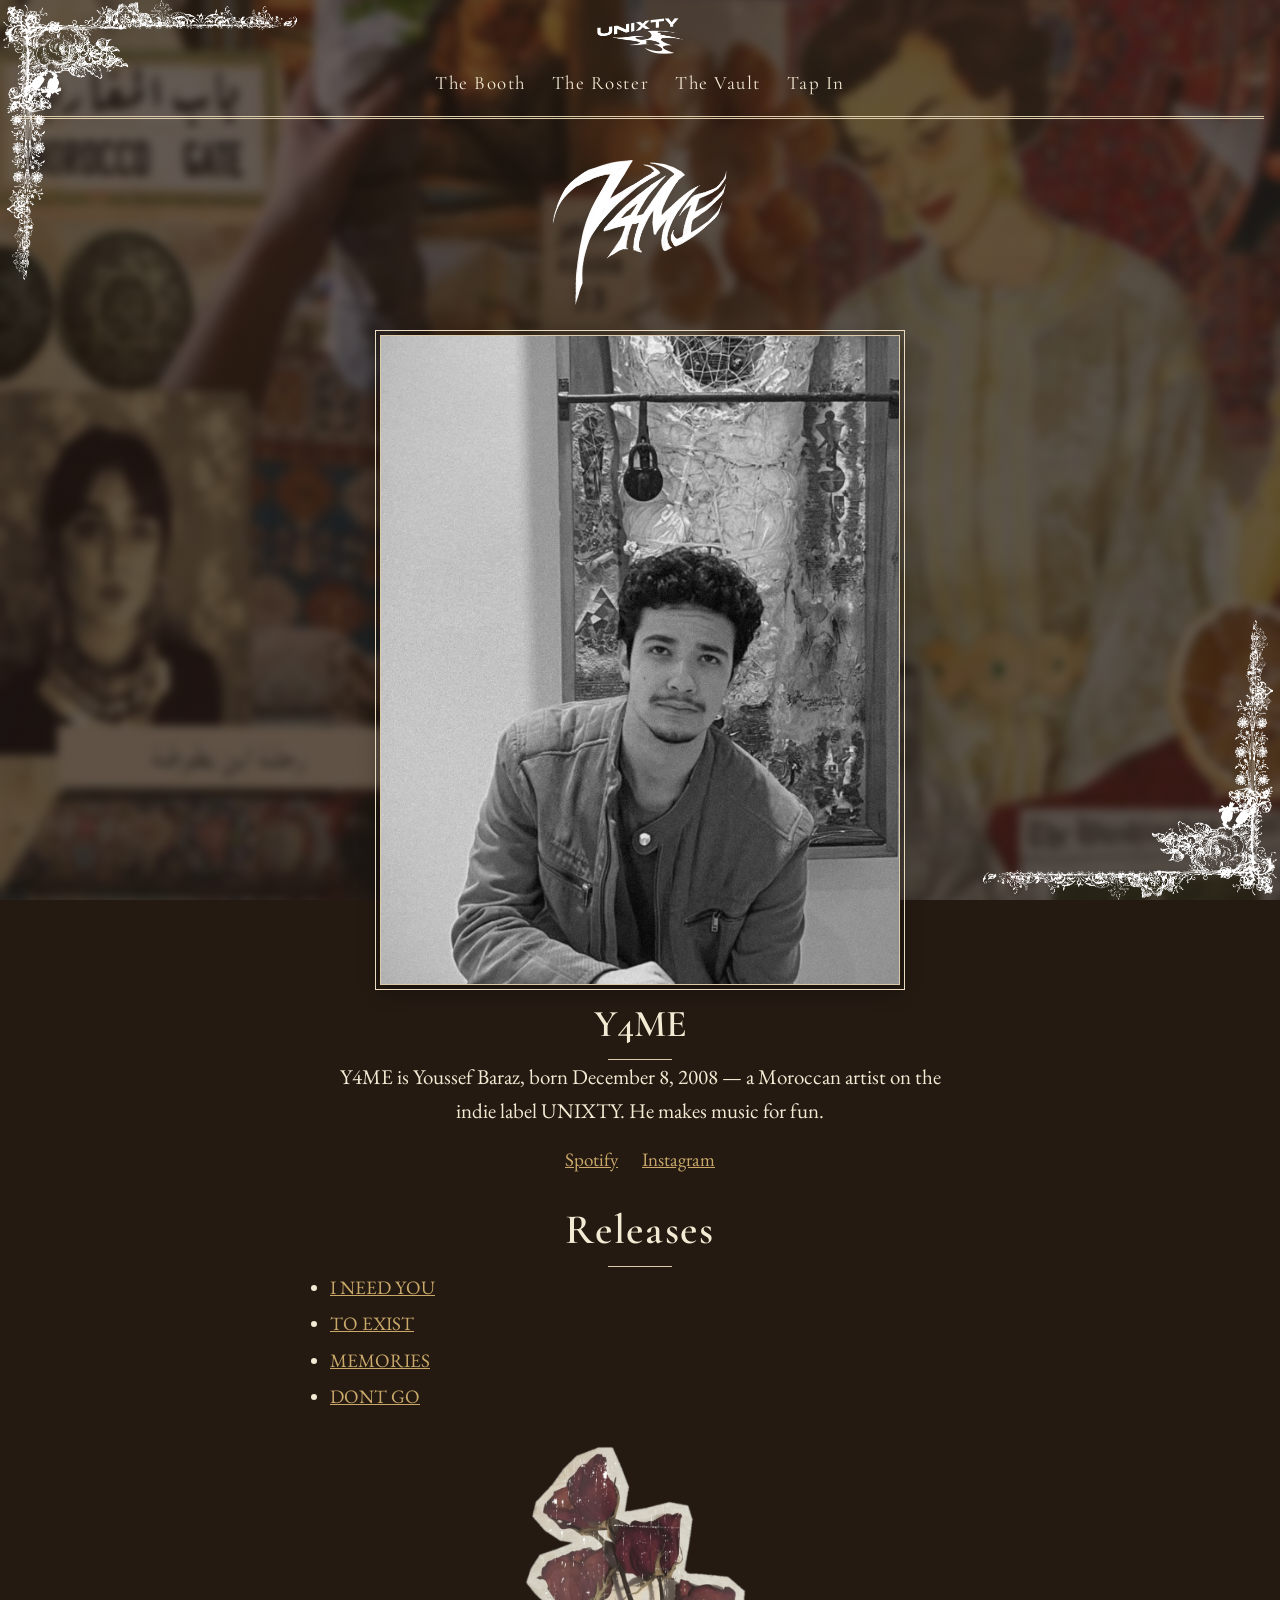
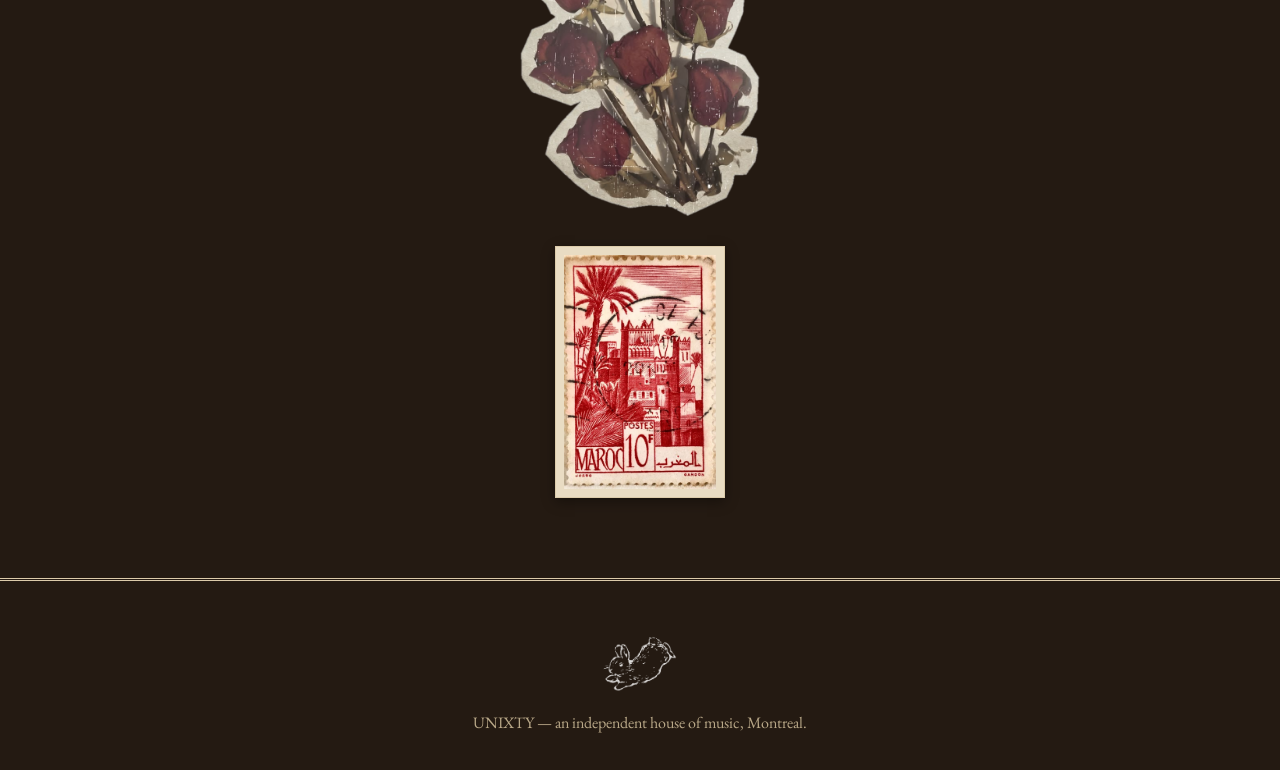
<file: y4me.html>
<!DOCTYPE html>
<html lang="en">
<head>
<meta charset="utf-8">
<meta name="viewport" content="width=device-width, initial-scale=1">
<title>Y4ME — UNIXTY</title>
<meta name="description" content="Y4ME is Youssef Baraz, born December 8, 2008 — a Moroccan artist on the indie label UNIXTY. He makes music for fun.">
<link rel="icon" href="assets/logos/y4me-logo.png">
<link rel="preconnect" href="https://fonts.googleapis.com">
<link rel="preconnect" href="https://fonts.gstatic.com" crossorigin>
<link href="https://fonts.googleapis.com/css2?family=Cormorant+Garamond:ital,wght@0,500;0,600;0,700;1,500;1,600&family=EB+Garamond:ital,wght@0,400;0,500;1,400&display=swap" rel="stylesheet">
<link rel="stylesheet" href="style.css">
</head>
<body class="home-morocco">
<header class="site">
  <div class="mark"><a href="index.html"><img src="assets/logos/unixty-logo-white.png" alt="UNIXTY"></a></div>
  <nav class="rooms">
    <a href="index.html#booth">The Booth</a>
    <a href="index.html#roster">The Roster</a>
    <a href="index.html#vault">The Vault</a>
    <a href="index.html#tap-in">Tap In</a>
  </nav>
</header>
<main class="page artist-page">
  <img class="logo" src="assets/logos/y4me-logo.png" alt="Y4ME logo">
  <img class="portrait" src="assets/photos/y4me.jpg" alt="Y4ME">
  <h1>Y4ME</h1>
  <p class="bio">Y4ME is Youssef Baraz, born December 8, 2008 &mdash; a Moroccan artist on the indie label UNIXTY. He makes music for fun.</p>
  <p class="links"><a href="https://open.spotify.com/artist/3JP6TSZBQyhJ1xcxQVRTx4">Spotify</a> <a href="https://www.instagram.com/y4me_artist">Instagram</a></p>
  <h2>Releases</h2>
  <ul class="releases">
    <li><a href="https://open.spotify.com/album/024K0W0PY0YFeOnYOJMftF">I NEED YOU</a></li>
    <li><a href="https://open.spotify.com/album/7H2sUIrKDgYx7C7HRoD3OZ">TO EXIST</a></li>
    <li><a href="https://open.spotify.com/album/5cjd7p1ETCeFuTYw7R40ms">MEMORIES</a></li>
    <li><a href="https://open.spotify.com/album/1xYM1jpLauHAvXQYwj6AVL">DONT GO</a></li>
  </ul>
  <img class="roses" src="assets/decorations/roses-transparent.png" alt="A bouquet of dried roses">
  <img class="stamp" src="assets/stamps/morocco.png" alt="A vintage Moroccan postage stamp, 10 francs">
</main>
<footer class="site">
  <img class="bunny" src="assets/decorations/bunny-white-transparent.png" alt="A small bunny, drawn in ink">
  <p>UNIXTY &mdash; an independent house of music, Montreal.</p>
</footer>
</body>
</html>
</file>
<file: style.css>
/* UNIXTY — hand-written stylesheet.
   Every image on this site is a file Younes supplied. No generated imagery,
   no templates, no frameworks. Palette: dark brown, parchment, cream. */

* { box-sizing: border-box; margin: 0; padding: 0; }

:root {
  --brown-dark: #241a12;
  --brown: #2e2118;
  --brown-soft: #3a2a1c;
  --parchment: #e9dcc3;
  --parchment-deep: #dccbaa;
  --cream: #f3ead3;
  --ink: #241a12;
  --gold: #c9a86a;
  --muted: #b9a888;
}

html { scroll-behavior: smooth; }

body {
  background-color: var(--brown-dark);
  background-image: linear-gradient(rgba(36,26,18,0.72), rgba(36,26,18,0.72)), url("assets/textures/manuscript.png");
  background-size: cover;
  background-attachment: fixed;
  color: var(--cream);
  font-family: "EB Garamond", Georgia, "Times New Roman", serif;
  font-size: 19px;
  line-height: 1.6;
  overflow-x: hidden;
}

/* ---------- corner ornaments (fixed size, never stretched) ---------- */
body::before {
  content: "";
  position: fixed;
  top: 0;
  left: 0;
  width: 300px;
  height: 300px;
  background: url("assets/decorations/corner-frame-white-transparent.png") top left / contain no-repeat;
  pointer-events: none;
  z-index: 60;
}
body::after {
  content: "";
  position: fixed;
  inset: auto 0 0 auto;
  width: 300px;
  height: 300px;
  background: url("assets/decorations/corner-frame-white-transparent.png") top left / contain no-repeat;
  transform: rotate(180deg);
  pointer-events: none;
  z-index: 60;
}

/* ---------- home page background ---------- */
body.home {
  background-image: linear-gradient(rgba(36,26,18,0.6), rgba(36,26,18,0.6)), url("assets/textures/home-bg.png");
}

a { color: var(--gold); }
a:hover { color: var(--cream); }

img { max-width: 100%; display: block; }

/* ---------- header / nav ---------- */
header.site {
  text-align: center;
  padding: 18px 16px 8px;
}
header.site .mark img { height: 36px; width: auto; margin: 0 auto; }
nav.rooms {
  display: flex;
  flex-wrap: wrap;
  justify-content: center;
  gap: 6px 26px;
  padding: 14px 16px 18px;
  border-bottom: 3px double var(--parchment-deep);
}
nav.rooms a {
  font-family: "Cormorant Garamond", Georgia, serif;
  font-size: 19px;
  letter-spacing: 0.08em;
  color: var(--cream);
  text-decoration: none;
}
nav.rooms a:hover { color: var(--gold); }

/* ---------- layout ---------- */
.page {
  max-width: 960px;
  margin: 0 auto;
  padding: 0 22px 80px;
}
section.room { padding: 54px 0 10px; }
.pair {
  display: grid;
  grid-template-columns: 1fr 1fr;
  gap: 0 56px;
  align-items: start;
  padding: 54px 0 10px;
}
.pair section.room { padding: 0; }
h1, h2 {
  font-family: "Cormorant Garamond", Georgia, serif;
  font-weight: 600;
  line-height: 1.15;
}
h2 {
  font-size: 42px;
  text-align: center;
  letter-spacing: 0.04em;
  margin-bottom: 6px;
}
h2::after, .artist-page h1::after {
  content: "";
  display: block;
  width: 64px;
  margin: 12px auto 0;
  border-top: 1px solid var(--parchment-deep);
}
.room .lede {
  text-align: center;
  font-style: italic;
  color: var(--muted);
  margin-bottom: 30px;
  font-size: 20px;
}
.rule {
  width: 120px;
  border: none;
  border-top: 1px solid var(--gold);
  margin: 26px auto;
  opacity: 0.6;
}

/* ---------- hero ---------- */
.hero { text-align: center; padding: 34px 0 8px; }
.hero h1 { margin: 30px 0 4px; }
.hero h1 img { width: min(560px, 86%); height: auto; margin: 0 auto; }
.hero .sub {
  font-family: "Cormorant Garamond", Georgia, serif;
  font-size: 23px;
  font-style: italic;
  color: var(--muted);
}

/* ---------- welcome: framed panel, candelabra at the left edge ---------- */
.welcome-wrap { position: relative; margin: 44px 0 8px; }
.candelabra {
  position: absolute;
  left: -58px;
  top: -30px;
  width: 190px;
  z-index: 3;
  pointer-events: none;
}
.framed {
  border: 54px solid transparent;
  border-image: url("assets/decorations/ornate-frame-white-transparent.png") 210 fill / 54px;
  background-color: var(--brown);
  padding: 26px 30px;
  text-align: center;
  position: relative;
  z-index: 2;
}
.framed p.welcome {
  font-family: "Cormorant Garamond", Georgia, serif;
  font-size: 30px;
  line-height: 1.4;
}
.framed .bunny {
  width: 110px;
  margin: 18px auto 0;
  opacity: 0.95;
}

/* ---------- the booth (player) ---------- */
.player { text-align: center; }
.player iframe {
  width: 100%;
  max-width: 640px;
  height: 380px;
  border: 1px solid var(--brown-soft);
  background: #000;
}

/* ---------- the roster ---------- */
.roster {
  display: grid;
  grid-template-columns: 1fr 1fr;
  gap: 28px;
}
.artist {
  border: 1px solid var(--brown-soft);
  background: var(--brown);
  padding: 22px;
  text-align: center;
  box-shadow: 0 6px 18px rgba(0,0,0,0.35);
}
.artist img.portrait {
  width: 100%;
  aspect-ratio: 4 / 5;
  object-fit: cover;
  margin-bottom: 16px;
  background: var(--parchment);
  padding: 0;
  border: 1px solid var(--parchment-deep);
  outline: 1px solid var(--parchment);
  outline-offset: 4px;
  box-shadow: 0 4px 12px rgba(0,0,0,0.35);
}
.artist img.logo { width: 150px; margin: 0 auto 10px; }
.artist h3 {
  font-family: "Cormorant Garamond", Georgia, serif;
  font-size: 34px;
  margin-bottom: 6px;
}
.artist h3 a { color: var(--cream); text-decoration: none; }
.artist h3 a:hover { color: var(--gold); }
.artist p { font-size: 18px; margin-bottom: 12px; }
.artist .links a { margin: 0 8px; font-size: 17px; }

/* ---------- the vault (cover grid) ---------- */
.vault-group { margin-bottom: 34px; }
.vault-group h3 {
  font-family: "Cormorant Garamond", Georgia, serif;
  font-size: 28px;
  margin-bottom: 14px;
  border-bottom: 1px solid var(--brown-soft);
  padding-bottom: 6px;
}
.covers {
  display: grid;
  grid-template-columns: repeat(4, 1fr);
  gap: 18px;
}
.cover { text-align: center; }
.cover img {
  width: 100%;
  aspect-ratio: 1 / 1;
  object-fit: cover;
  border: 1px solid var(--parchment-deep);
  outline: 1px solid var(--parchment);
  outline-offset: 4px;
  box-shadow: 0 4px 12px rgba(0,0,0,0.35);
}
.cover span {
  display: block;
  margin-top: 7px;
  font-size: 15px;
  letter-spacing: 0.05em;
  color: var(--cream);
}
.cover small { display: block; color: var(--muted); font-size: 14px; }
.cover a { text-decoration: none; }
.bandcamp { text-align: center; margin-top: 26px; font-size: 18px; }

/* ---------- update log (parchment) ---------- */
.log {
  background-color: var(--parchment);
  background-image: url("assets/textures/parchment-grain.jpg");
  background-size: cover;
  color: var(--ink);
  padding: 34px 38px;
  border: 1px solid var(--parchment-deep);
  box-shadow: 0 6px 18px rgba(0,0,0,0.35);
}
.log h2 { color: var(--ink); }
.log .lede { color: #6b5b3e; }
.log ul { list-style: none; }
.log li { padding: 10px 0; border-bottom: 1px solid #cbb98d; }
.log li:last-child { border-bottom: none; }
.log time {
  font-family: "Cormorant Garamond", Georgia, serif;
  font-weight: 700;
  margin-right: 10px;
}

/* ---------- press ---------- */
.press { text-align: center; max-width: 680px; margin: 0 auto; }
.press blockquote {
  font-family: "Cormorant Garamond", Georgia, serif;
  font-size: 30px;
  font-style: italic;
  line-height: 1.4;
  margin-bottom: 12px;
}
.press cite { color: var(--muted); font-style: normal; }

/* ---------- contact ---------- */
.contact { text-align: center; font-size: 21px; }
.contact p { margin-bottom: 8px; }

/* ---------- footer ---------- */
footer.site {
  text-align: center;
  padding: 50px 16px 34px;
  color: var(--muted);
  font-size: 16px;
  border-top: 3px double var(--parchment-deep);
}
footer.site .bunny { width: 74px; margin: 0 auto 14px; opacity: 0.85; }

/* ---------- artist pages ---------- */
.artist-page .portrait {
  width: 100%;
  max-width: 520px;
  aspect-ratio: 4 / 5;
  object-fit: cover;
  margin: 0 auto 18px;
  background: var(--parchment);
  padding: 0;
  border: 1px solid var(--parchment-deep);
  outline: 1px solid var(--parchment);
  outline-offset: 4px;
  box-shadow: 0 6px 18px rgba(0,0,0,0.4);
}
.artist-page img.logo { width: 190px; margin: 0 auto 18px; }
.artist-page { text-align: center; }
.artist-page .bio { max-width: 620px; margin: 0 auto 18px; font-size: 21px; }
.artist-page .links { margin-bottom: 30px; }
.artist-page .links a { margin: 0 10px; }
.artist-page .releases { text-align: left; max-width: 620px; margin: 0 auto 30px; }
.artist-page .releases li { margin-bottom: 6px; }
.photos {
  display: grid;
  grid-template-columns: repeat(3, 1fr);
  gap: 14px;
  max-width: 760px;
  margin: 0 auto;
}
.photos img {
  width: 100%;
  aspect-ratio: 3 / 4;
  object-fit: cover;
  background: var(--parchment);
  padding: 0;
  border: 22px solid transparent;
  border-image: url("assets/decorations/frame-photo-white-transparent.png") 420 fill / 22px;
  box-shadow: 0 4px 12px rgba(0,0,0,0.35);
}

/* ---------- vintage cutouts & parchment panels ---------- */
.cutout { mix-blend-mode: multiply; }
.log img.watches { width: 190px; margin: 0 auto 10px; }
.vista { margin: 60px 0 0; }
.vista img {
  width: 100%;
  height: auto;
  border-top: 1px solid var(--brown-soft);
  border-bottom: 1px solid var(--brown-soft);
}
.roses { width: 250px; margin: 26px auto 0; }
.sticker { width: 250px; margin: 26px auto 0; }
.stamp {
  width: 170px;
  margin: 26px auto 0;
  border: 1px solid var(--parchment-deep);
  padding: 8px;
  background: var(--parchment);
  box-shadow: 0 4px 12px rgba(0,0,0,0.35);
}
/* ---------- homeland backgrounds: one per artist page ---------- */
body.home-tunisia, body.home-pakistan, body.home-morocco, body.home-usa {
  background-size: cover;
  background-position: center;
  background-attachment: fixed;
}
body.home-tunisia {
  background-image: linear-gradient(rgba(36,26,18,0.7), rgba(36,26,18,0.7)), url("assets/homelands/tunisia-alley.png");
}
body.home-pakistan {
  background-image: linear-gradient(rgba(36,26,18,0.7), rgba(36,26,18,0.7)), url("assets/homelands/pakistan-collage.png");
}
body.home-morocco {
  background-image: linear-gradient(rgba(36,26,18,0.7), rgba(36,26,18,0.7)), url("assets/homelands/morocco-collage.png");
}
body.home-usa {
  background-image: linear-gradient(rgba(36,26,18,0.7), rgba(36,26,18,0.7)), url("assets/homelands/usa-flag.jpg");
}

/* ---------- small screens ---------- */
@media (max-width: 720px) {
  .hero h1 img { width: min(420px, 88%); }
  h2 { font-size: 32px; }
  .roster { grid-template-columns: 1fr; }
  .covers { grid-template-columns: repeat(2, 1fr); }
  .candelabra { width: 120px; left: -14px; top: -16px; }
  .framed { border-width: 34px; border-image-width: 34px; padding: 18px; }
  .framed p.welcome { font-size: 23px; }
  .photos { grid-template-columns: repeat(2, 1fr); }
  .pair { grid-template-columns: 1fr; }
  body { font-size: 18px; }
  body::before, body::after { width: 170px; height: 170px; }
  .page { padding: 0 34px 80px; }
}
</file>
